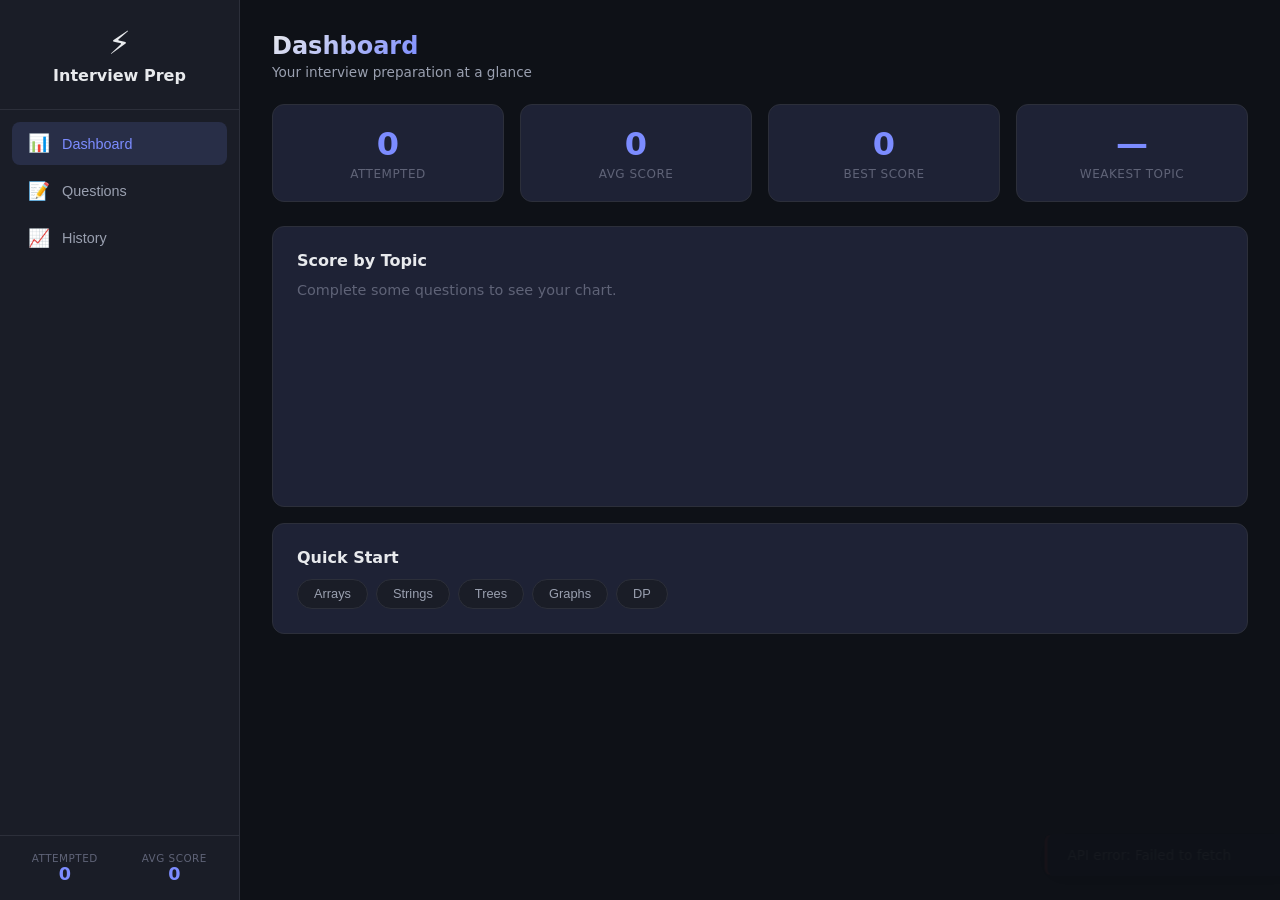
<file: index.html>
<!DOCTYPE html>
<html lang="en">
<head>
  <meta charset="UTF-8" />
  <meta http-equiv="refresh" content="0;url=website/" />
  <title>AI Interview Prep</title>
</head>
<body>
  <p>Redirecting to <a href="website/">the app</a>...</p>
</body>
</html>
</file>
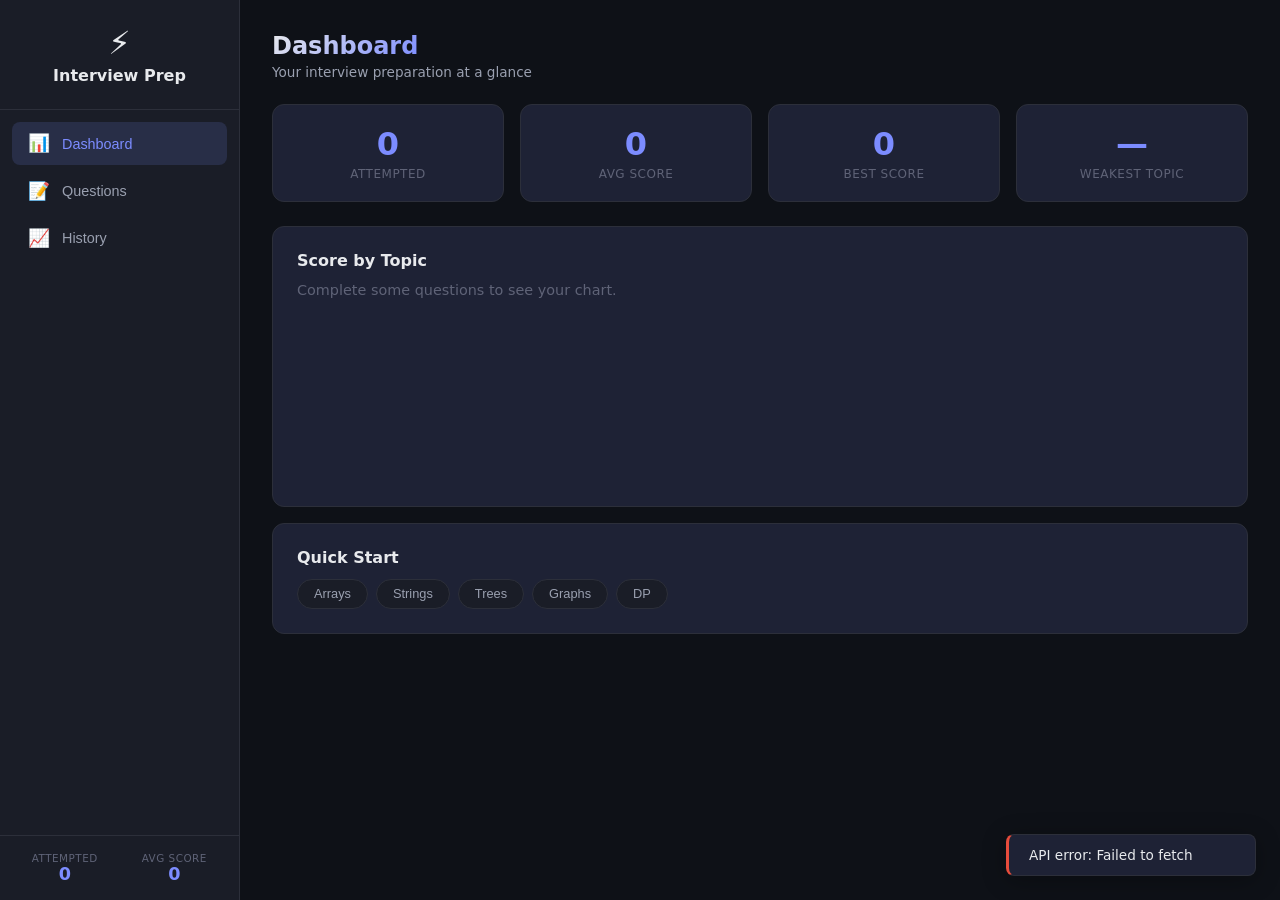
<file: website/index.html>
<!DOCTYPE html>
<html lang="en">
<head>
  <meta charset="UTF-8" />
  <meta name="viewport" content="width=device-width, initial-scale=1.0" />
  <title>AI Interview Prep</title>
  <link rel="stylesheet" href="style.css" />
  <link rel="icon" href="data:image/svg+xml,<svg xmlns='http://www.w3.org/2000/svg' viewBox='0 0 24 24' fill='%237c8cff'><path d='M12 2L2 7l10 5 10-5-10-5zM2 17l10 5 10-5M2 12l10 5 10-5'/></svg>" />
  <script>__API_BASE__ = "http://localhost:8000";</script>
</head>
<body>
  <div id="app">
    <!-- Sidebar -->
    <aside class="sidebar" id="sidebar">
      <div class="sidebar-header">
        <div class="logo">⚡</div>
        <h2>Interview Prep</h2>
      </div>
      <nav class="sidebar-nav">
        <button class="nav-btn active" data-page="dashboard" onclick="navigate('dashboard')">
          <span class="nav-icon">📊</span> Dashboard
        </button>
        <button class="nav-btn" data-page="questions" onclick="navigate('questions')">
          <span class="nav-icon">📝</span> Questions
        </button>
        <button class="nav-btn" data-page="history" onclick="navigate('history')">
          <span class="nav-icon">📈</span> History
        </button>
      </nav>
      <div class="sidebar-footer">
        <div class="stat-mini">
          <span class="stat-mini-label">Attempted</span>
          <span class="stat-mini-value" id="stat-attempted">0</span>
        </div>
        <div class="stat-mini">
          <span class="stat-mini-label">Avg Score</span>
          <span class="stat-mini-value" id="stat-avg">0</span>
        </div>
      </div>
    </aside>

    <!-- Main Content -->
    <main class="main-content" id="main-content">

      <!-- ===== DASHBOARD ===== -->
      <section class="page active" id="page-dashboard">
        <div class="page-header">
          <h1>Dashboard</h1>
          <p class="subtitle">Your interview preparation at a glance</p>
        </div>
        <div class="stats-grid" id="stats-grid">
          <div class="stat-card"><div class="stat-num" id="dash-attempted">0</div><div class="stat-label">Attempted</div></div>
          <div class="stat-card"><div class="stat-num" id="dash-avg">0</div><div class="stat-label">Avg Score</div></div>
          <div class="stat-card"><div class="stat-num" id="dash-best">0</div><div class="stat-label">Best Score</div></div>
          <div class="stat-card"><div class="stat-num" id="dash-weakest">—</div><div class="stat-label">Weakest Topic</div></div>
        </div>
        <div class="card">
          <h3>Score by Topic</h3>
          <div class="chart-container" id="topic-chart"><p class="text-muted">Complete some questions to see your chart.</p></div>
        </div>
        <div class="card">
          <h3>Quick Start</h3>
          <div class="topic-grid">
            <button class="topic-chip" onclick="quickStart('arrays')">Arrays</button>
            <button class="topic-chip" onclick="quickStart('strings')">Strings</button>
            <button class="topic-chip" onclick="quickStart('trees')">Trees</button>
            <button class="topic-chip" onclick="quickStart('graphs')">Graphs</button>
            <button class="topic-chip" onclick="quickStart('dynamic_programming')">DP</button>
          </div>
        </div>
      </section>

      <!-- ===== QUESTIONS ===== -->
      <section class="page" id="page-questions">
        <div class="page-header">
          <h1>Questions</h1>
          <p class="subtitle">Practice DSA problems with AI assistance</p>
        </div>
        <div class="filters">
          <select id="filter-topic" onchange="loadQuestions()">
            <option value="">All Topics</option>
            <option value="arrays">Arrays</option>
            <option value="strings">Strings</option>
            <option value="trees">Trees</option>
            <option value="graphs">Graphs</option>
            <option value="dynamic_programming">Dynamic Programming</option>
            <option value="linked_list">Linked List</option>
            <option value="stacks_queues">Stacks & Queues</option>
            <option value="heap">Heap</option>
            <option value="searching">Searching</option>
          </select>
          <select id="filter-difficulty" onchange="loadQuestions()">
            <option value="">All Difficulties</option>
            <option value="easy">Easy</option>
            <option value="medium">Medium</option>
            <option value="hard">Hard</option>
          </select>
          <button class="btn btn-primary" onclick="loadQuestions()">🔄 Refresh</button>
        </div>
        <div id="questions-list" class="questions-grid"></div>
        <div class="loading" id="questions-loading">Loading questions...</div>
      </section>

      <!-- ===== QUESTION DETAIL ===== -->
      <section class="page" id="page-question">
        <div class="page-header">
          <button class="btn btn-ghost" onclick="navigate('questions')">← Back</button>
          <h1 id="q-title"></h1>
          <div class="badge-group" id="q-badges"></div>
        </div>
        <div class="card" id="q-description"></div>
        <div class="card" id="q-example" style="display:none;"></div>
        <div class="card" id="q-constraints" style="display:none;"></div>

        <div class="lang-row">
          <label for="lang-select">Language:</label>
          <select id="lang-select">
            <option value="python">Python</option>
            <option value="java">Java</option>
            <option value="cpp">C++</option>
            <option value="javascript">JavaScript</option>
          </select>
        </div>
        <h3>Your Solution</h3>
        <textarea id="code-editor" placeholder="Write your solution here..." spellcheck="false"></textarea>

        <div class="btn-row">
          <button class="btn btn-secondary" onclick="getHint()">💡 Hint</button>
          <button class="btn btn-primary" onclick="submitFeedback()">✅ Submit</button>
          <button class="btn btn-secondary" onclick="getSolution()">📖 Solution</button>
        </div>

        <div id="hint-output" class="card output-card hint-card" style="display:none;"></div>
        <div id="solution-output" class="card output-card" style="display:none;"></div>
        <div id="feedback-output" class="card output-card feedback-card" style="display:none;"></div>
      </section>

      <!-- ===== HISTORY ===== -->
      <section class="page" id="page-history">
        <div class="page-header">
          <h1>History</h1>
          <p class="subtitle">Your past practice sessions</p>
        </div>
        <div id="history-content">
          <p class="text-muted">No history yet. Complete some questions to see your progress.</p>
        </div>
      </section>

    </main>
  </div>

  <div class="toast-container" id="toast-container"></div>

  <script src="app.js"></script>
</body>
</html>
</file>
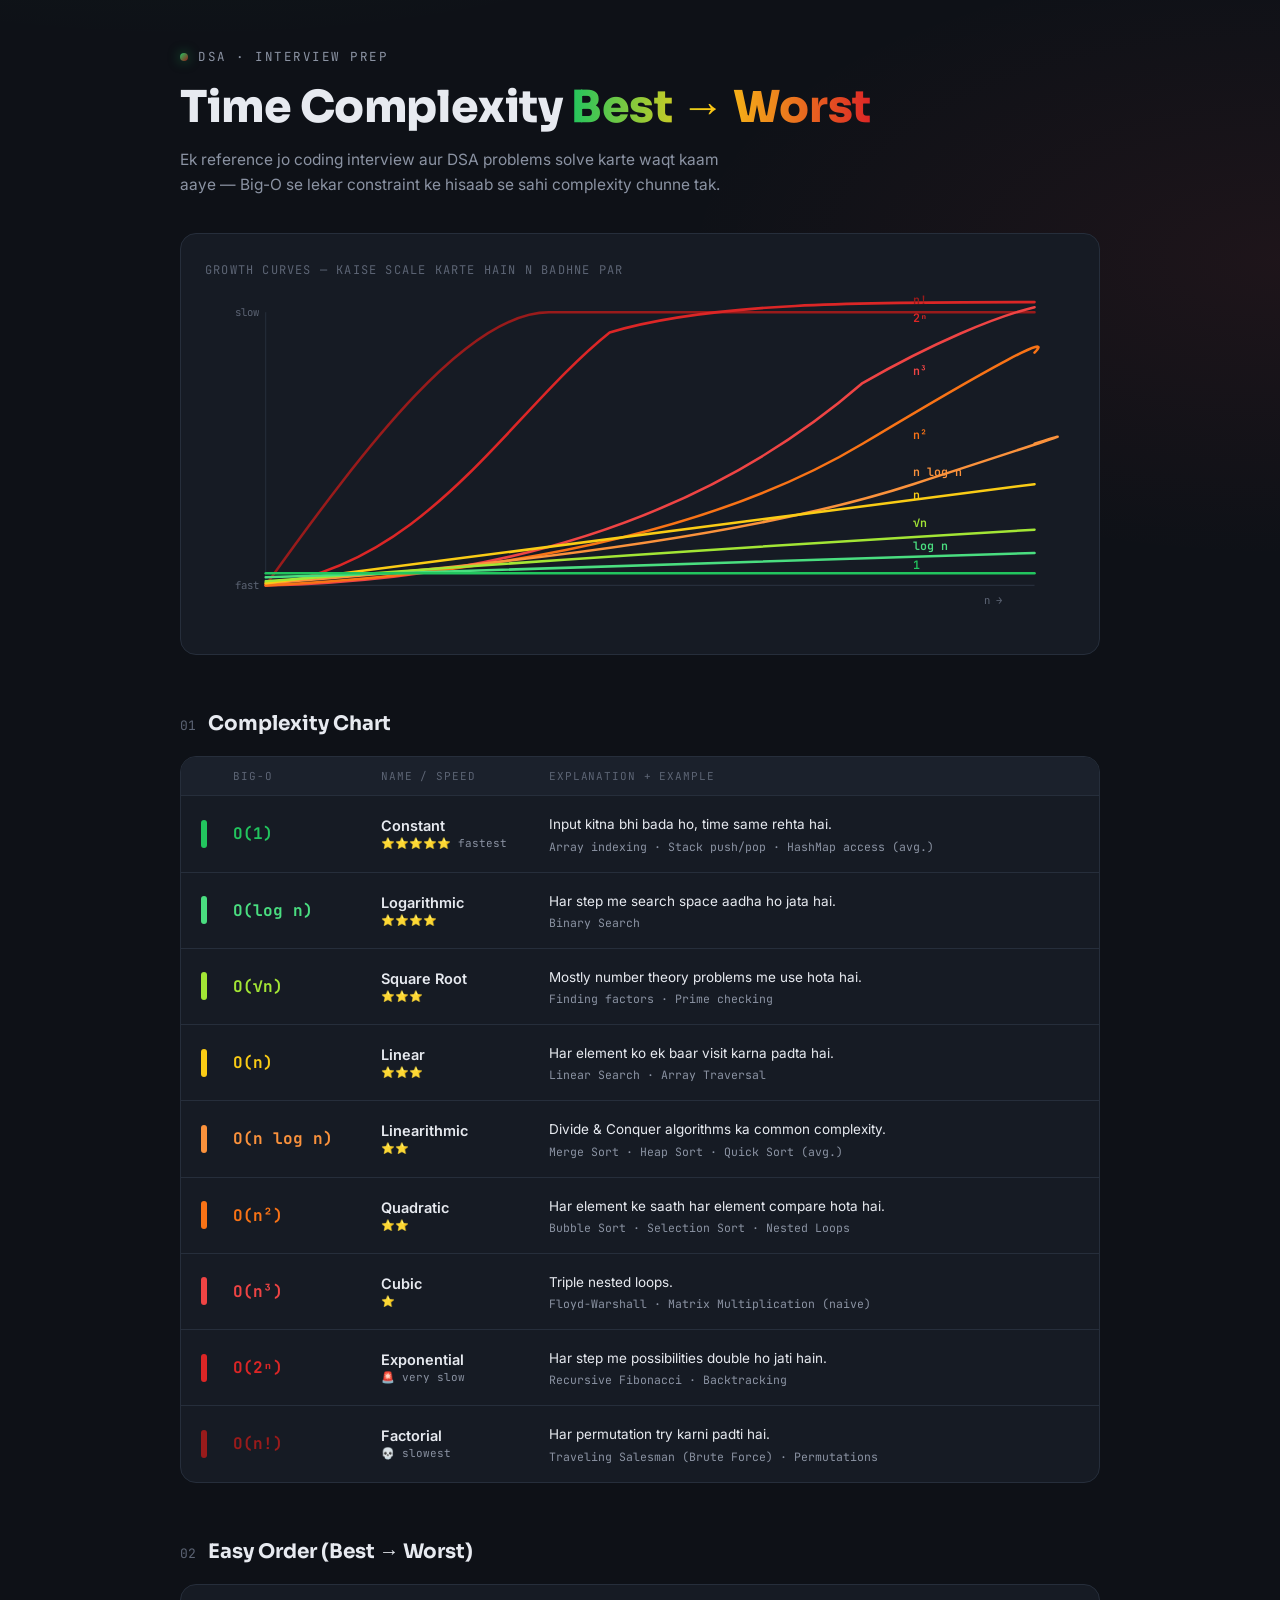
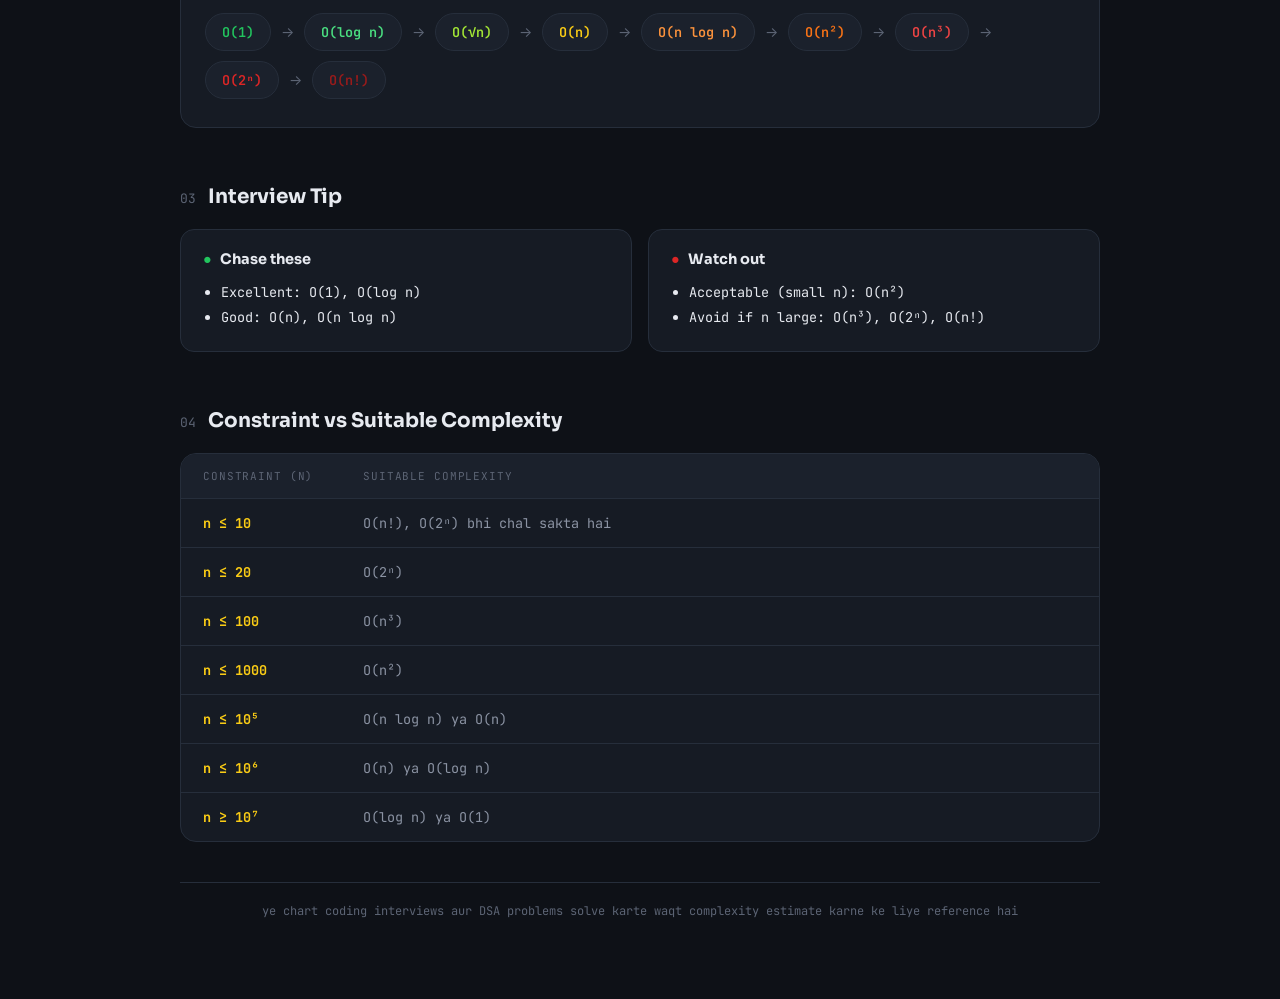
<file: time_complexity_chart.html>
<!DOCTYPE html>
<html lang="hi">
<head>
<meta charset="UTF-8">
<title>Time Complexity Chart — Hinglish</title>
<meta name="viewport" content="width=device-width, initial-scale=1">
<link rel="preconnect" href="https://fonts.googleapis.com">
<link href="https://fonts.googleapis.com/css2?family=Sora:wght@400;500;600;700;800&family=Inter:wght@400;500;600&family=JetBrains+Mono:wght@400;500;600;700&display=swap" rel="stylesheet">
<style>
  :root{
    --bg:#0E1117;
    --panel:#161B24;
    --panel-2:#1B212C;
    --line:#262E3B;
    --text:#E7EAF0;
    --muted:#8B93A3;
    --muted-2:#5C6474;

    --c1:#22C55E;  /* O(1) */
    --c2:#4ADE80;  /* O(log n) */
    --c3:#A3E635;  /* O(sqrt n) */
    --c4:#FACC15;  /* O(n) */
    --c5:#FB923C;  /* O(n log n) */
    --c6:#F97316;  /* O(n^2) */
    --c7:#EF4444;  /* O(n^3) */
    --c8:#DC2626;  /* O(2^n) */
    --c9:#991B1B;  /* O(n!) */
  }

  *{box-sizing:border-box;}
  html,body{margin:0;padding:0;}
  body{
    background:
      radial-gradient(1200px 500px at 15% -10%, rgba(34,197,94,0.08), transparent 60%),
      radial-gradient(1000px 500px at 100% 10%, rgba(239,68,68,0.07), transparent 60%),
      var(--bg);
    color:var(--text);
    font-family:'Inter',sans-serif;
    padding:48px 20px 80px;
  }

  .wrap{max-width:920px;margin:0 auto;}

  /* ---------- HERO ---------- */
  .eyebrow{
    font-family:'JetBrains Mono',monospace;
    font-size:12.5px;
    letter-spacing:.12em;
    text-transform:uppercase;
    color:var(--muted);
    display:flex;
    align-items:center;
    gap:10px;
    margin-bottom:18px;
  }
  .eyebrow::before{
    content:"";
    width:8px;height:8px;border-radius:50%;
    background:linear-gradient(135deg,var(--c1),var(--c9));
    box-shadow:0 0 12px rgba(34,197,94,.5);
  }

  h1{
    font-family:'Sora',sans-serif;
    font-weight:800;
    font-size:clamp(30px,5vw,44px);
    line-height:1.12;
    margin:0 0 12px;
    letter-spacing:-0.01em;
  }
  h1 span{
    background:linear-gradient(90deg,var(--c1),var(--c4) 45%,var(--c8));
    -webkit-background-clip:text;
    background-clip:text;
    color:transparent;
  }

  .subtitle{
    color:var(--muted);
    font-size:15.5px;
    max-width:560px;
    line-height:1.6;
    margin-bottom:36px;
  }

  .hero-panel{
    background:var(--panel);
    border:1px solid var(--line);
    border-radius:16px;
    padding:28px 24px 18px;
    margin-bottom:56px;
  }
  .hero-panel-title{
    font-family:'JetBrains Mono',monospace;
    font-size:12px;
    color:var(--muted-2);
    text-transform:uppercase;
    letter-spacing:.1em;
    margin-bottom:14px;
  }
  svg{display:block;width:100%;height:auto;}
  .curve{fill:none;stroke-width:2.5;stroke-linecap:round;}
  .curve-label{font-family:'JetBrains Mono',monospace;font-size:11.5px;font-weight:600;}
  .axis-label{font-family:'JetBrains Mono',monospace;font-size:10.5px;fill:var(--muted-2);}

  /* ---------- SECTION HEADS ---------- */
  .section-head{
    display:flex;
    align-items:baseline;
    gap:12px;
    margin:0 0 20px;
  }
  .section-num{
    font-family:'JetBrains Mono',monospace;
    font-size:13px;
    color:var(--muted-2);
  }
  .section-title{
    font-family:'Sora',sans-serif;
    font-weight:700;
    font-size:20px;
    margin:0;
  }

  /* ---------- TABLE ---------- */
  .table{
    background:var(--panel);
    border:1px solid var(--line);
    border-radius:16px;
    overflow:hidden;
    margin-bottom:56px;
  }
  .row{
    display:grid;
    grid-template-columns:14px 130px 150px 1fr;
    gap:18px;
    padding:18px 20px;
    border-bottom:1px solid var(--line);
    align-items:center;
    transition:background .15s ease;
  }
  .row:last-child{border-bottom:none;}
  .row:hover{background:var(--panel-2);}
  .row.head{
    background:var(--panel-2);
    font-family:'JetBrains Mono',monospace;
    font-size:11px;
    text-transform:uppercase;
    letter-spacing:.08em;
    color:var(--muted-2);
    padding:12px 20px;
  }
  .bar{width:6px;height:28px;border-radius:4px;}
  .big-o{
    font-family:'JetBrains Mono',monospace;
    font-weight:700;
    font-size:16px;
  }
  .name-cell .name{font-weight:600;font-size:14.5px;}
  .name-cell .speed{
    font-family:'JetBrains Mono',monospace;
    font-size:11px;
    color:var(--muted);
    margin-top:2px;
  }
  .desc-cell .exp{
    font-size:13.5px;
    color:var(--text);
    line-height:1.5;
    margin-bottom:4px;
  }
  .desc-cell .ex{
    font-family:'JetBrains Mono',monospace;
    font-size:11.5px;
    color:var(--muted);
  }

  @media (max-width:640px){
    .row{grid-template-columns:6px 1fr;grid-template-rows:auto auto;row-gap:6px;}
    .bar{width:4px;height:100%;grid-row:1/3;}
    .big-o-cell{grid-column:2;}
    .name-cell{grid-column:2;}
    .desc-cell{grid-column:2;}
    .row.head{display:none;}
  }

  /* ---------- FLOW ---------- */
  .flow{
    background:var(--panel);
    border:1px solid var(--line);
    border-radius:16px;
    padding:28px 24px;
    margin-bottom:56px;
    display:flex;
    flex-wrap:wrap;
    gap:10px;
    align-items:center;
  }
  .flow-chip{
    font-family:'JetBrains Mono',monospace;
    font-weight:600;
    font-size:13.5px;
    padding:9px 16px;
    border-radius:999px;
    border:1px solid var(--line);
    background:var(--panel-2);
  }
  .flow-arrow{color:var(--muted-2);font-size:14px;}

  /* ---------- TIPS ---------- */
  .tips{
    display:grid;
    grid-template-columns:1fr 1fr;
    gap:16px;
    margin-bottom:56px;
  }
  @media (max-width:640px){.tips{grid-template-columns:1fr;}}
  .tip-card{
    background:var(--panel);
    border:1px solid var(--line);
    border-radius:14px;
    padding:20px 22px;
  }
  .tip-card h3{
    font-family:'Sora',sans-serif;
    font-size:14.5px;
    margin:0 0 12px;
    display:flex;
    align-items:center;
    gap:8px;
  }
  .tip-card ul{margin:0;padding-left:18px;}
  .tip-card li{
    font-size:13.5px;
    color:var(--text);
    line-height:1.9;
    font-family:'JetBrains Mono',monospace;
  }
  .dot-good{color:var(--c1);}
  .dot-ok{color:var(--c4);}
  .dot-bad{color:var(--c8);}

  /* ---------- CONSTRAINT TABLE ---------- */
  .ctable{
    background:var(--panel);
    border:1px solid var(--line);
    border-radius:16px;
    overflow:hidden;
    margin-bottom:40px;
  }
  .crow{
    display:grid;
    grid-template-columns:160px 1fr;
    padding:15px 22px;
    border-bottom:1px solid var(--line);
    font-size:13.5px;
  }
  .crow:last-child{border-bottom:none;}
  .crow.head{
    background:var(--panel-2);
    font-family:'JetBrains Mono',monospace;
    font-size:11px;
    text-transform:uppercase;
    letter-spacing:.08em;
    color:var(--muted-2);
  }
  .crow .n{font-family:'JetBrains Mono',monospace;font-weight:700;color:var(--c4);}
  .crow .c{font-family:'JetBrains Mono',monospace;color:var(--muted);}

  footer{
    text-align:center;
    color:var(--muted-2);
    font-family:'JetBrains Mono',monospace;
    font-size:12px;
    padding-top:20px;
    border-top:1px solid var(--line);
  }
</style>
</head>
<body>
<div class="wrap">

  <div class="eyebrow">DSA · Interview Prep</div>
  <h1>Time Complexity <span>Best → Worst</span></h1>
  <p class="subtitle">Ek reference jo coding interview aur DSA problems solve karte waqt kaam aaye — Big-O se lekar constraint ke hisaab se sahi complexity chunne tak.</p>

  <div class="hero-panel">
    <div class="hero-panel-title">Growth curves — kaise scale karte hain n badhne par</div>
    <svg viewBox="0 0 860 340">
      <!-- gridlines -->
      <line x1="60" y1="20" x2="60" y2="290" stroke="#262E3B" stroke-width="1"/>
      <line x1="60" y1="290" x2="820" y2="290" stroke="#262E3B" stroke-width="1"/>
      <text x="30" y="24" class="axis-label">slow</text>
      <text x="30" y="294" class="axis-label">fast</text>
      <text x="770" y="308" class="axis-label">n →</text>

      <!-- curves (illustrative, not to exact scale) -->
      <path class="curve" stroke="var(--c9)" d="M60,290 C 160,150 260,20 340,20 L 820,20"/>
      <path class="curve" stroke="var(--c8)" d="M60,290 C 220,270 300,120 400,40 C 500,10 650,10 820,10"/>
      <path class="curve" stroke="var(--c7)" d="M60,290 C 300,285 500,220 650,90 C 720,50 780,25 820,15"/>
      <path class="curve" stroke="var(--c6)" d="M60,290 Q 450,270 650,150 T 820,60"/>
      <path class="curve" stroke="var(--c5)" d="M60,288 Q 500,255 700,190 T 820,150"/>
      <path class="curve" stroke="var(--c4)" d="M60,288 L 820,190"/>
      <path class="curve" stroke="var(--c3)" d="M60,286 Q 400,260 820,235"/>
      <path class="curve" stroke="var(--c2)" d="M60,282 Q 400,270 820,258"/>
      <path class="curve" stroke="var(--c1)" d="M60,278 L 820,278"/>

      <!-- labels -->
      <text x="700" y="12" class="curve-label" fill="var(--c9)">n!</text>
      <text x="700" y="30" class="curve-label" fill="var(--c8)">2ⁿ</text>
      <text x="700" y="82" class="curve-label" fill="var(--c7)">n³</text>
      <text x="700" y="145" class="curve-label" fill="var(--c6)">n²</text>
      <text x="700" y="182" class="curve-label" fill="var(--c5)">n log n</text>
      <text x="700" y="205" class="curve-label" fill="var(--c4)">n</text>
      <text x="700" y="232" class="curve-label" fill="var(--c3)">√n</text>
      <text x="700" y="255" class="curve-label" fill="var(--c2)">log n</text>
      <text x="700" y="274" class="curve-label" fill="var(--c1)">1</text>
    </svg>
  </div>

  <div class="section-head">
    <span class="section-num">01</span>
    <h2 class="section-title">Complexity Chart</h2>
  </div>

  <div class="table">
    <div class="row head">
      <span></span>
      <span>Big-O</span>
      <span>Name / Speed</span>
      <span>Explanation + Example</span>
    </div>

    <div class="row">
      <span class="bar" style="background:var(--c1)"></span>
      <span class="big-o" style="color:var(--c1)">O(1)</span>
      <span class="name-cell"><div class="name">Constant</div><div class="speed">⭐⭐⭐⭐⭐ fastest</div></span>
      <span class="desc-cell"><div class="exp">Input kitna bhi bada ho, time same rehta hai.</div><div class="ex">Array indexing · Stack push/pop · HashMap access (avg.)</div></span>
    </div>

    <div class="row">
      <span class="bar" style="background:var(--c2)"></span>
      <span class="big-o" style="color:var(--c2)">O(log n)</span>
      <span class="name-cell"><div class="name">Logarithmic</div><div class="speed">⭐⭐⭐⭐</div></span>
      <span class="desc-cell"><div class="exp">Har step me search space aadha ho jata hai.</div><div class="ex">Binary Search</div></span>
    </div>

    <div class="row">
      <span class="bar" style="background:var(--c3)"></span>
      <span class="big-o" style="color:var(--c3)">O(√n)</span>
      <span class="name-cell"><div class="name">Square Root</div><div class="speed">⭐⭐⭐</div></span>
      <span class="desc-cell"><div class="exp">Mostly number theory problems me use hota hai.</div><div class="ex">Finding factors · Prime checking</div></span>
    </div>

    <div class="row">
      <span class="bar" style="background:var(--c4)"></span>
      <span class="big-o" style="color:var(--c4)">O(n)</span>
      <span class="name-cell"><div class="name">Linear</div><div class="speed">⭐⭐⭐</div></span>
      <span class="desc-cell"><div class="exp">Har element ko ek baar visit karna padta hai.</div><div class="ex">Linear Search · Array Traversal</div></span>
    </div>

    <div class="row">
      <span class="bar" style="background:var(--c5)"></span>
      <span class="big-o" style="color:var(--c5)">O(n log n)</span>
      <span class="name-cell"><div class="name">Linearithmic</div><div class="speed">⭐⭐</div></span>
      <span class="desc-cell"><div class="exp">Divide & Conquer algorithms ka common complexity.</div><div class="ex">Merge Sort · Heap Sort · Quick Sort (avg.)</div></span>
    </div>

    <div class="row">
      <span class="bar" style="background:var(--c6)"></span>
      <span class="big-o" style="color:var(--c6)">O(n²)</span>
      <span class="name-cell"><div class="name">Quadratic</div><div class="speed">⭐⭐</div></span>
      <span class="desc-cell"><div class="exp">Har element ke saath har element compare hota hai.</div><div class="ex">Bubble Sort · Selection Sort · Nested Loops</div></span>
    </div>

    <div class="row">
      <span class="bar" style="background:var(--c7)"></span>
      <span class="big-o" style="color:var(--c7)">O(n³)</span>
      <span class="name-cell"><div class="name">Cubic</div><div class="speed">⭐</div></span>
      <span class="desc-cell"><div class="exp">Triple nested loops.</div><div class="ex">Floyd-Warshall · Matrix Multiplication (naive)</div></span>
    </div>

    <div class="row">
      <span class="bar" style="background:var(--c8)"></span>
      <span class="big-o" style="color:var(--c8)">O(2ⁿ)</span>
      <span class="name-cell"><div class="name">Exponential</div><div class="speed">🚨 very slow</div></span>
      <span class="desc-cell"><div class="exp">Har step me possibilities double ho jati hain.</div><div class="ex">Recursive Fibonacci · Backtracking</div></span>
    </div>

    <div class="row">
      <span class="bar" style="background:var(--c9)"></span>
      <span class="big-o" style="color:var(--c9)">O(n!)</span>
      <span class="name-cell"><div class="name">Factorial</div><div class="speed">💀 slowest</div></span>
      <span class="desc-cell"><div class="exp">Har permutation try karni padti hai.</div><div class="ex">Traveling Salesman (Brute Force) · Permutations</div></span>
    </div>
  </div>

  <div class="section-head">
    <span class="section-num">02</span>
    <h2 class="section-title">Easy Order (Best → Worst)</h2>
  </div>

  <div class="flow">
    <span class="flow-chip" style="color:var(--c1)">O(1)</span>
    <span class="flow-arrow">→</span>
    <span class="flow-chip" style="color:var(--c2)">O(log n)</span>
    <span class="flow-arrow">→</span>
    <span class="flow-chip" style="color:var(--c3)">O(√n)</span>
    <span class="flow-arrow">→</span>
    <span class="flow-chip" style="color:var(--c4)">O(n)</span>
    <span class="flow-arrow">→</span>
    <span class="flow-chip" style="color:var(--c5)">O(n log n)</span>
    <span class="flow-arrow">→</span>
    <span class="flow-chip" style="color:var(--c6)">O(n²)</span>
    <span class="flow-arrow">→</span>
    <span class="flow-chip" style="color:var(--c7)">O(n³)</span>
    <span class="flow-arrow">→</span>
    <span class="flow-chip" style="color:var(--c8)">O(2ⁿ)</span>
    <span class="flow-arrow">→</span>
    <span class="flow-chip" style="color:var(--c9)">O(n!)</span>
  </div>

  <div class="section-head">
    <span class="section-num">03</span>
    <h2 class="section-title">Interview Tip</h2>
  </div>

  <div class="tips">
    <div class="tip-card">
      <h3><span class="dot-good">●</span> Chase these</h3>
      <ul>
        <li>Excellent: O(1), O(log n)</li>
        <li>Good: O(n), O(n log n)</li>
      </ul>
    </div>
    <div class="tip-card">
      <h3><span class="dot-bad">●</span> Watch out</h3>
      <ul>
        <li>Acceptable (small n): O(n²)</li>
        <li>Avoid if n large: O(n³), O(2ⁿ), O(n!)</li>
      </ul>
    </div>
  </div>

  <div class="section-head">
    <span class="section-num">04</span>
    <h2 class="section-title">Constraint vs Suitable Complexity</h2>
  </div>

  <div class="ctable">
    <div class="crow head"><span>Constraint (n)</span><span>Suitable Complexity</span></div>
    <div class="crow"><span class="n">n ≤ 10</span><span class="c">O(n!), O(2ⁿ) bhi chal sakta hai</span></div>
    <div class="crow"><span class="n">n ≤ 20</span><span class="c">O(2ⁿ)</span></div>
    <div class="crow"><span class="n">n ≤ 100</span><span class="c">O(n³)</span></div>
    <div class="crow"><span class="n">n ≤ 1000</span><span class="c">O(n²)</span></div>
    <div class="crow"><span class="n">n ≤ 10⁵</span><span class="c">O(n log n) ya O(n)</span></div>
    <div class="crow"><span class="n">n ≤ 10⁶</span><span class="c">O(n) ya O(log n)</span></div>
    <div class="crow"><span class="n">n ≥ 10⁷</span><span class="c">O(log n) ya O(1)</span></div>
  </div>

  <footer>ye chart coding interviews aur DSA problems solve karte waqt complexity estimate karne ke liye reference hai</footer>

</div>
</body>
</html>
</file>
<file: website/style.css>
/* ─── Reset & Variables ─────────────────────────────────────── */
*, *::before, *::after { box-sizing: border-box; margin: 0; padding: 0; }
:root {
  --bg-primary: #0e1117;
  --bg-secondary: #1a1d27;
  --bg-card: #1e2235;
  --border: #2c2f3a;
  --text-primary: #e8eaed;
  --text-secondary: #9aa0b0;
  --text-muted: #5f6377;
  --accent: #7c8cff;
  --accent-hover: #9aaaff;
  --success: #2ecc71;
  --warning: #e67e22;
  --danger: #e74c3c;
  --radius: 12px;
  --radius-sm: 8px;
  --shadow: 0 4px 24px rgba(0,0,0,.3);
  --sidebar-w: 240px;
  --font: 'Segoe UI', system-ui, -apple-system, sans-serif;
  --mono: 'JetBrains Mono', 'Fira Code', 'Consolas', monospace;
  --transition: 0.2s ease;
}
html, body { height: 100%; font-family: var(--font); background: var(--bg-primary); color: var(--text-primary); }

/* ─── Layout ───────────────────────────────────────────────── */
#app { display: flex; height: 100vh; }
.sidebar {
  width: var(--sidebar-w); background: var(--bg-secondary); border-right: 1px solid var(--border);
  display: flex; flex-direction: column; flex-shrink: 0;
}
.sidebar-header { padding: 1.5rem; text-align: center; border-bottom: 1px solid var(--border); }
.sidebar-header .logo { font-size: 2rem; margin-bottom: 0.25rem; }
.sidebar-header h2 { font-size: 1rem; font-weight: 600; color: var(--text-primary); }
.sidebar-nav { flex: 1; padding: 0.75rem; display: flex; flex-direction: column; gap: 0.25rem; }
.nav-btn {
  display: flex; align-items: center; gap: 0.75rem; width: 100%; padding: 0.7rem 1rem;
  background: transparent; border: none; border-radius: var(--radius-sm); color: var(--text-secondary);
  font-size: 0.9rem; cursor: pointer; transition: all var(--transition);
}
.nav-btn:hover { background: rgba(124,140,255,.08); color: var(--text-primary); }
.nav-btn.active { background: rgba(124,140,255,.15); color: var(--accent); font-weight: 500; }
.nav-icon { font-size: 1.1rem; }
.sidebar-footer { padding: 1rem; border-top: 1px solid var(--border); display: flex; gap: 0.75rem; }
.stat-mini { flex: 1; text-align: center; }
.stat-mini-label { font-size: 0.65rem; color: var(--text-muted); text-transform: uppercase; letter-spacing: .5px; display: block; }
.stat-mini-value { font-size: 1.1rem; font-weight: 700; color: var(--accent); }

.main-content { flex: 1; overflow-y: auto; padding: 2rem; }

/* ─── Pages ────────────────────────────────────────────────── */
.page { display: none; }
.page.active { display: block; }
.page-header { margin-bottom: 1.5rem; }
.page-header h1 { font-size: 1.5rem; font-weight: 700; display: inline;
  background: linear-gradient(135deg, var(--text-primary), var(--accent)); -webkit-background-clip: text; -webkit-text-fill-color: transparent; }
.subtitle { font-size: 0.85rem; color: var(--text-secondary); margin-top: 0.25rem; }

/* ─── Cards ────────────────────────────────────────────────── */
.card {
  background: var(--bg-card); border: 1px solid var(--border); border-radius: var(--radius);
  padding: 1.5rem; margin-bottom: 1rem;
}
.card h3 { font-size: 1rem; font-weight: 600; margin-bottom: 0.75rem; color: var(--text-primary); }
.text-muted { color: var(--text-muted); font-size: 0.9rem; }

/* ─── Stats ────────────────────────────────────────────────── */
.stats-grid { display: grid; grid-template-columns: repeat(4, 1fr); gap: 1rem; margin-bottom: 1.5rem; }
.stat-card {
  background: var(--bg-card); border: 1px solid var(--border); border-radius: var(--radius);
  padding: 1.25rem; text-align: center;
}
.stat-num { font-size: 2rem; font-weight: 700; color: var(--accent); }
.stat-card .stat-label { font-size: 0.75rem; color: var(--text-muted); text-transform: uppercase; letter-spacing: .5px; margin-top: 0.25rem; }

/* ─── Buttons ──────────────────────────────────────────────── */
.btn {
  padding: 0.5rem 1.2rem; border-radius: var(--radius-sm); border: none; font-size: 0.85rem;
  font-weight: 500; cursor: pointer; transition: all var(--transition); display: inline-flex; align-items: center; gap: 0.4rem;
}
.btn-primary { background: var(--accent); color: #fff; }
.btn-primary:hover { background: var(--accent-hover); transform: translateY(-1px); }
.btn-secondary { background: var(--bg-secondary); color: var(--text-primary); border: 1px solid var(--border); }
.btn-secondary:hover { border-color: var(--accent); }
.btn-ghost { background: transparent; color: var(--text-secondary); border: none; padding: 0.25rem 0.5rem; }
.btn-ghost:hover { color: var(--accent); }
.btn-row { display: flex; gap: 0.75rem; margin: 1rem 0; flex-wrap: wrap; }
.btn-danger { background: var(--danger); color: #fff; }
.btn-danger:hover { opacity: 0.9; }

/* ─── Filters ──────────────────────────────────────────────── */
.filters { display: flex; gap: 0.75rem; margin-bottom: 1.5rem; flex-wrap: wrap; align-items: center; }
.filters select {
  background: var(--bg-card); border: 1px solid var(--border); border-radius: var(--radius-sm);
  color: var(--text-primary); padding: 0.5rem 0.75rem; font-size: 0.85rem; cursor: pointer;
  min-width: 160px;
}
.filters select:focus { outline: none; border-color: var(--accent); }

/* ─── Questions Grid ───────────────────────────────────────── */
.questions-grid { display: grid; grid-template-columns: repeat(auto-fill, minmax(300px, 1fr)); gap: 1rem; }
.q-card {
  background: var(--bg-card); border: 1px solid var(--border); border-radius: var(--radius);
  padding: 1.25rem; cursor: pointer; transition: all var(--transition);
}
.q-card:hover { border-color: var(--accent); transform: translateY(-2px); box-shadow: var(--shadow); }
.q-card-title { font-size: 1rem; font-weight: 600; margin-bottom: 0.4rem; }
.q-card-meta { display: flex; gap: 0.5rem; margin-bottom: 0.5rem; }
.q-card-desc { font-size: 0.8rem; color: var(--text-secondary); line-height: 1.4;
  display: -webkit-box; -webkit-line-clamp: 2; -webkit-box-orient: vertical; overflow: hidden; }

/* ─── Badges ───────────────────────────────────────────────── */
.badge {
  display: inline-block; padding: 0.15rem 0.55rem; border-radius: 4px;
  font-size: 0.7rem; font-weight: 600; text-transform: uppercase; letter-spacing: .3px;
}
.badge-easy { background: rgba(46,204,113,.15); color: var(--success); }
.badge-medium { background: rgba(230,126,34,.15); color: var(--warning); }
.badge-hard { background: rgba(231,76,60,.15); color: var(--danger); }
.badge-topic { background: rgba(124,140,255,.12); color: var(--accent); margin-left: 0.35rem; }
.badge-group { margin: 0.5rem 0; }

/* ─── Topic Chips ──────────────────────────────────────────── */
.topic-grid { display: flex; gap: 0.5rem; flex-wrap: wrap; }
.topic-chip {
  background: var(--bg-secondary); border: 1px solid var(--border); border-radius: 20px;
  padding: 0.4rem 1rem; color: var(--text-secondary); font-size: 0.8rem; cursor: pointer;
  transition: all var(--transition);
}
.topic-chip:hover { border-color: var(--accent); color: var(--accent); background: rgba(124,140,255,.08); }

/* ─── Language Selector ───────────────────────────────────── */
.lang-row { display: flex; align-items: center; gap: 0.5rem; margin: 0.75rem 0; }
.lang-row label { font-size: 0.85rem; color: var(--text-secondary); }
.lang-row select {
  background: var(--bg-card); border: 1px solid var(--border); border-radius: var(--radius-sm);
  color: var(--text-primary); padding: 0.4rem 0.75rem; font-size: 0.85rem; cursor: pointer;
}
.lang-row select:focus { outline: none; border-color: var(--accent); }

/* ─── Code Editor ──────────────────────────────────────────── */
#code-editor {
  width: 100%; min-height: 250px; background: #0a0d14; border: 1px solid var(--border);
  border-radius: var(--radius-sm); color: var(--text-primary); font-family: var(--mono);
  font-size: 0.85rem; padding: 1rem; resize: vertical; line-height: 1.5; tab-size: 2;
}
#code-editor:focus { outline: none; border-color: var(--accent); }

/* ─── Output Cards ─────────────────────────────────────────── */
.output-card { display: none; }
.output-card.visible { display: block; animation: fadeIn .3s ease; }
.hint-card { border-left: 4px solid var(--accent); }
.feedback-card { border-left: 4px solid var(--success); }
.solution-card pre {
  background: #0a0d14; padding: 1rem; border-radius: var(--radius-sm);
  overflow-x: auto; font-size: 0.8rem; line-height: 1.5; font-family: var(--mono);
}

/* ─── Chart ────────────────────────────────────────────────── */
.chart-container { min-height: 200px; }
.chart-bar-group { display: flex; align-items: flex-end; gap: 0.75rem; height: 180px; padding: 0.5rem 0; }
.chart-bar-wrap { flex: 1; display: flex; flex-direction: column; align-items: center; height: 100%; justify-content: flex-end; }
.chart-bar {
  width: 100%; max-width: 48px; background: var(--accent); border-radius: 4px 4px 0 0;
  transition: height .6s ease; min-height: 4px; position: relative;
}
.chart-bar:hover { opacity: 0.8; }
.chart-label { font-size: 0.65rem; color: var(--text-muted); margin-top: 0.3rem; text-align: center; white-space: nowrap; }
.chart-val { font-size: 0.65rem; color: var(--text-secondary); font-weight: 600; margin-bottom: 0.2rem; }

/* ─── History Table ────────────────────────────────────────── */
.history-table { width: 100%; border-collapse: collapse; }
.history-table th {
  text-align: left; padding: 0.6rem 0.75rem; font-size: 0.7rem; color: var(--text-muted);
  text-transform: uppercase; letter-spacing: .5px; border-bottom: 1px solid var(--border);
}
.history-table td { padding: 0.6rem 0.75rem; font-size: 0.85rem; border-bottom: 1px solid var(--border); }
.history-table tr:hover td { background: rgba(124,140,255,.04); }
.score-high { color: var(--success); font-weight: 600; }
.score-mid { color: var(--warning); font-weight: 600; }
.score-low { color: var(--danger); font-weight: 600; }

/* ─── Toast ────────────────────────────────────────────────── */
.toast-container {
  position: fixed; bottom: 1.5rem; right: 1.5rem; z-index: 9999;
  display: flex; flex-direction: column; gap: 0.5rem;
}
.toast {
  background: var(--bg-card); border: 1px solid var(--border); border-radius: var(--radius-sm);
  padding: 0.75rem 1.25rem; font-size: 0.85rem; box-shadow: var(--shadow);
  animation: slideIn .3s ease; min-width: 250px;
}
.toast-success { border-left: 3px solid var(--success); }
.toast-error { border-left: 3px solid var(--danger); }
.toast-info { border-left: 3px solid var(--accent); }

/* ─── Loading / States ─────────────────────────────────────── */
.loading { text-align: center; padding: 2rem; color: var(--text-muted); font-size: 0.9rem; }
.empty-state { text-align: center; padding: 3rem 1rem; color: var(--text-muted); }

/* ─── Animations ───────────────────────────────────────────── */
@keyframes fadeIn { from { opacity: 0; transform: translateY(8px); } to { opacity: 1; transform: translateY(0); } }
@keyframes slideIn { from { opacity: 0; transform: translateX(40px); } to { opacity: 1; transform: translateX(0); } }

/* ─── Scrollbar ────────────────────────────────────────────── */
::-webkit-scrollbar { width: 6px; }
::-webkit-scrollbar-track { background: transparent; }
::-webkit-scrollbar-thumb { background: var(--border); border-radius: 3px; }
::-webkit-scrollbar-thumb:hover { background: var(--text-muted); }

/* ─── Responsive ───────────────────────────────────────────── */
@media (max-width: 768px) {
  .sidebar { width: 56px; }
  .sidebar-header h2, .sidebar-header .logo, .sidebar-footer, .nav-btn span:not(.nav-icon) { display: none; }
  .nav-btn { justify-content: center; padding: 0.7rem; }
  .nav-icon { font-size: 1.3rem; }
  .main-content { padding: 1rem; }
  .stats-grid { grid-template-columns: repeat(2, 1fr); }
  .questions-grid { grid-template-columns: 1fr; }
}
</file>
